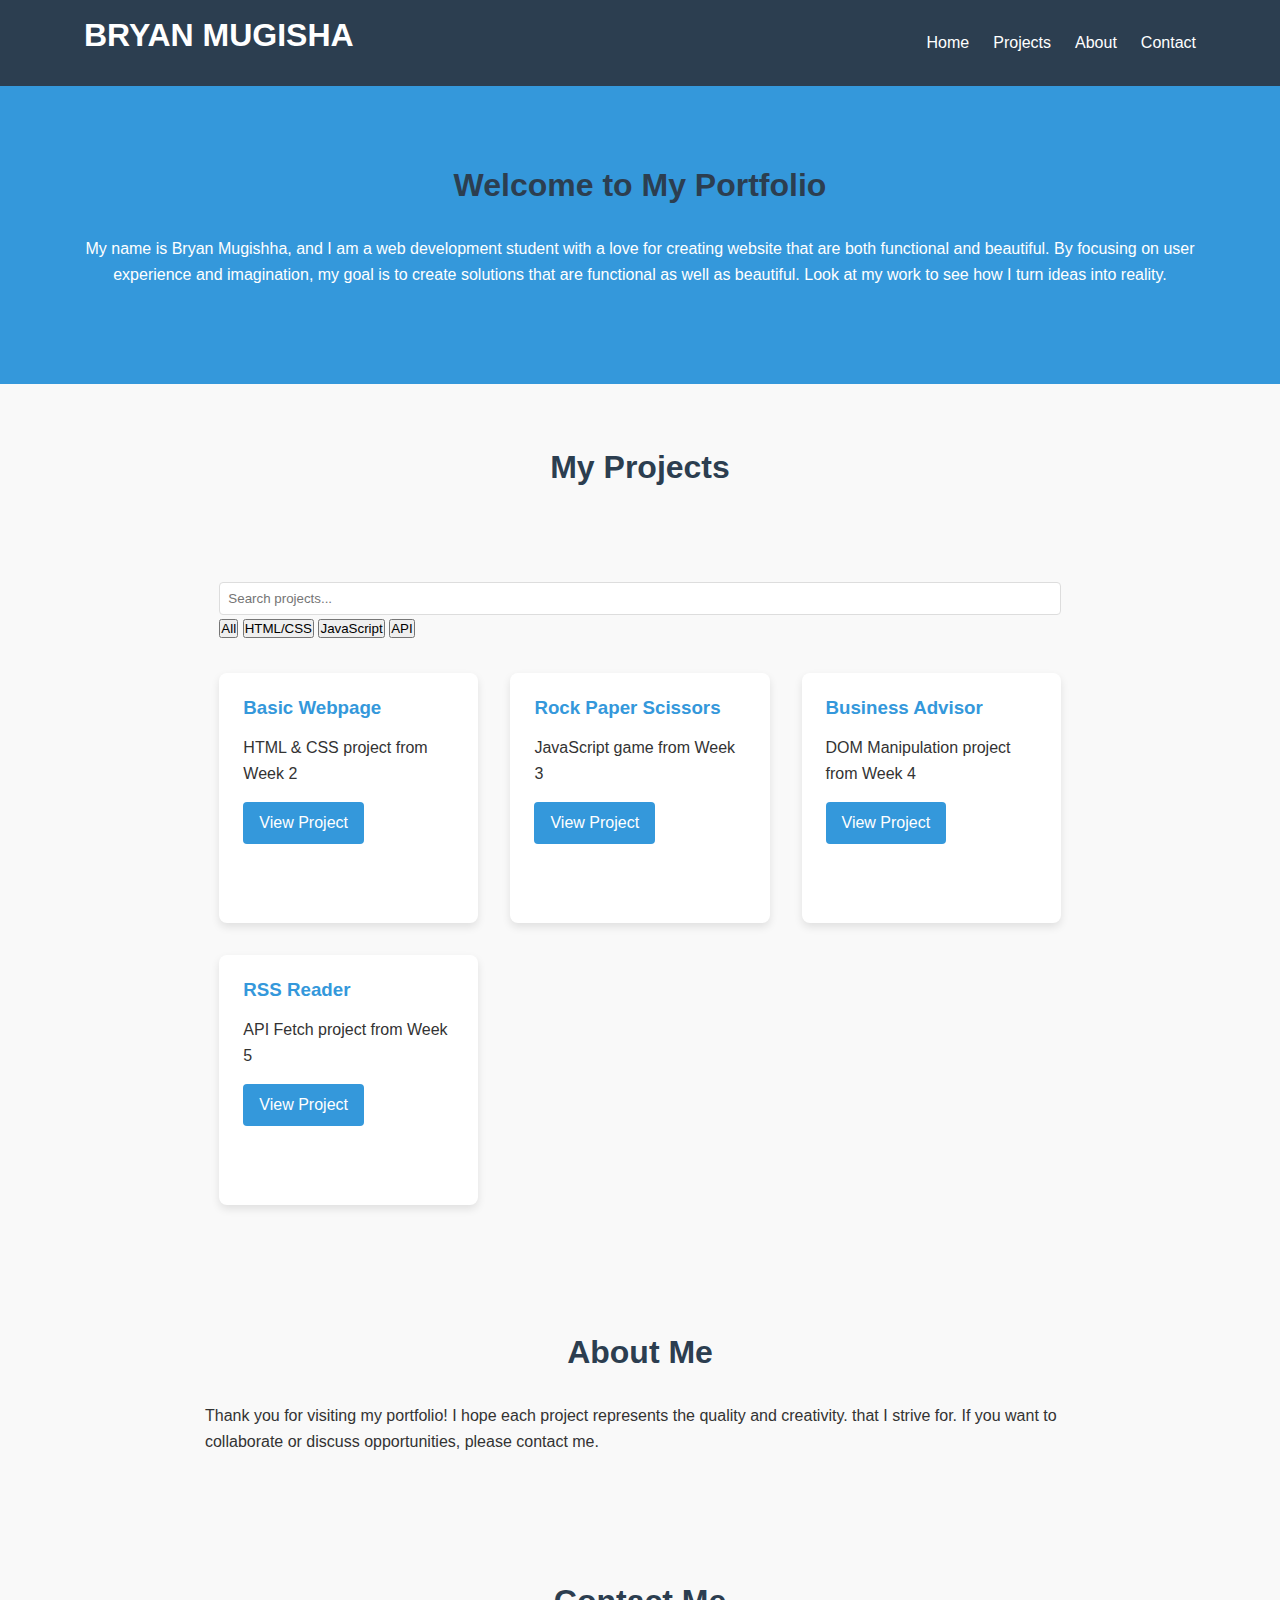
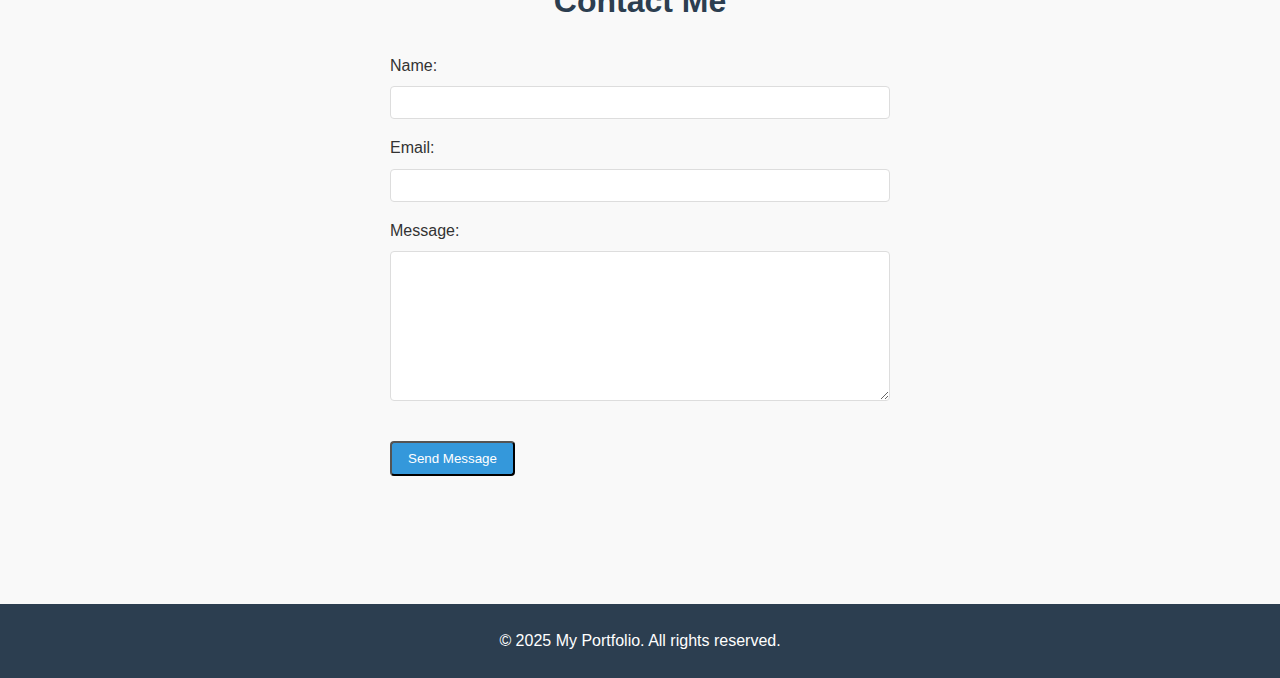
<file: index.html>
<!DOCTYPE html>
<html lang="en">
<head>
    <meta charset="UTF-8">
    <meta name="viewport" content="width=device-width, initial-scale=1.0">
    <title>My Portfolio</title>
    <link rel="stylesheet" href="styles.css">
</head>
<body>
    <header role="banner">
        <div class="container">
            <h1>BRYAN MUGISHA</h1>
            <button class="nav-toggle" aria-expanded="false" aria-label="Menu">
                <span class="hamburger"></span>
            </button>
            <nav role="navigation" aria-label="Main navigation">
                <ul>
                    <li><a href="#home">Home</a></li>
                    <li><a href="#projects">Projects</a></li>
                    <li><a href="#about">About</a></li>
                    <li><a href="#contact">Contact</a></li>
                </ul>
            </nav>
        </div>
    </header>

    <main role="main">
        <section id="home" class="hero">
            <div class="container">
                <h2>Welcome to My Portfolio</h2>
                <p>My name is Bryan Mugishha, and I am a web development student with a love for creating website that are both functional and beautiful. By focusing on user experience and imagination, my goal is to create solutions that are functional as well as beautiful. Look at my work to see how I turn ideas into reality.</p>
            </div>
        </section>

        <section id="projects" class="projects">
            <div class="container">
                <h2>My Projects</h2>
                <section id="projects" class="projects">
                    <div class="container">

                        <!-- ADDED SEARCH BAR HERE -->
                        <div class="search-container">
                            <div class="search-bar">
                                <i class="fas fa-search"></i>
                                <input type="text" id="project-search" placeholder="Search projects...">
                            </div>
                            <div class="filter-tags">
                                <button class="tag active" data-filter="all">All</button>
                                <button class="tag" data-filter="html">HTML/CSS</button>
                                <button class="tag" data-filter="js">JavaScript</button>
                                <button class="tag" data-filter="api">API</button>
                            </div>
                        </div>
                <div class="project-grid">
                    <article class="project-card">
                        <h3>Basic Webpage</h3>
                        <p>HTML & CSS project from Week 2</p>
                        <a href="file:///C:/Users/MUGISHA%20BRYAN/Documents/Business%20web/Business-website-portfolio-1/Projects/Project%201.html#" class="btn">View Project</a>
                    </article>
                    
                    <article class="project-card">
                        <h3>Rock Paper Scissors</h3>
                        <p>JavaScript game from Week 3</p>
                        <a href="file:///C:/Users/MUGISHA%20BRYAN/Documents/Business%20web/Business-website-portfolio-1/Projects/Project%202.html" class="btn">View Project</a>
                    </article>
                    
                    <article class="project-card">
                        <h3>Business Advisor</h3>
                        <p>DOM Manipulation project from Week 4</p>
                        <a href="file:///C:/Users/MUGISHA%20BRYAN/Documents/Business%20web/Business-website-portfolio-1/Projects/flatland/index.html" class="btn">View Project</a>
                    </article>
                    
                    <article class="project-card">
                        <h3>RSS Reader</h3>
                        <p>API Fetch project from Week 5</p>
                        <a href="projects/rss-reader.html" class="btn">View Project</a>
                    </article>
                </div>
            </div>
        </section>

        <section id="about" class="about">
            <div class="container">
                <h2>About Me</h2>
                <p>Thank you for visiting my portfolio! I hope each project represents the quality and creativity. that I strive for. If you want to collaborate or discuss opportunities, please contact me.</p>
            </div>
        </section>

        <section id="contact" class="contact">
            <div class="container">
                <h2>Contact Me</h2>
                <form id="contact-form">
                    <div class="form-group">
                        <label for="name">Name:</label>
                        <input type="text" id="name" name="name" required>
                    </div>
                    <div class="form-group">
                        <label for="email">Email:</label>
                        <input type="email" id="email" name="email" required>
                    </div>
                    <div class="form-group">
                        <label for="message">Message:</label>
                        <textarea id="message" name="message" required></textarea>
                    </div>
                    <button type="submit" class="btn">Send Message</button>
                </form>
            </div>
        </section>
    </main>

    <footer role="contentinfo">
        <div class="container">
            <p>&copy; 2025 My Portfolio. All rights reserved.</p>
        </div>
    </footer>

    <script src="script.js"></script>
</body>
</html>
</file>
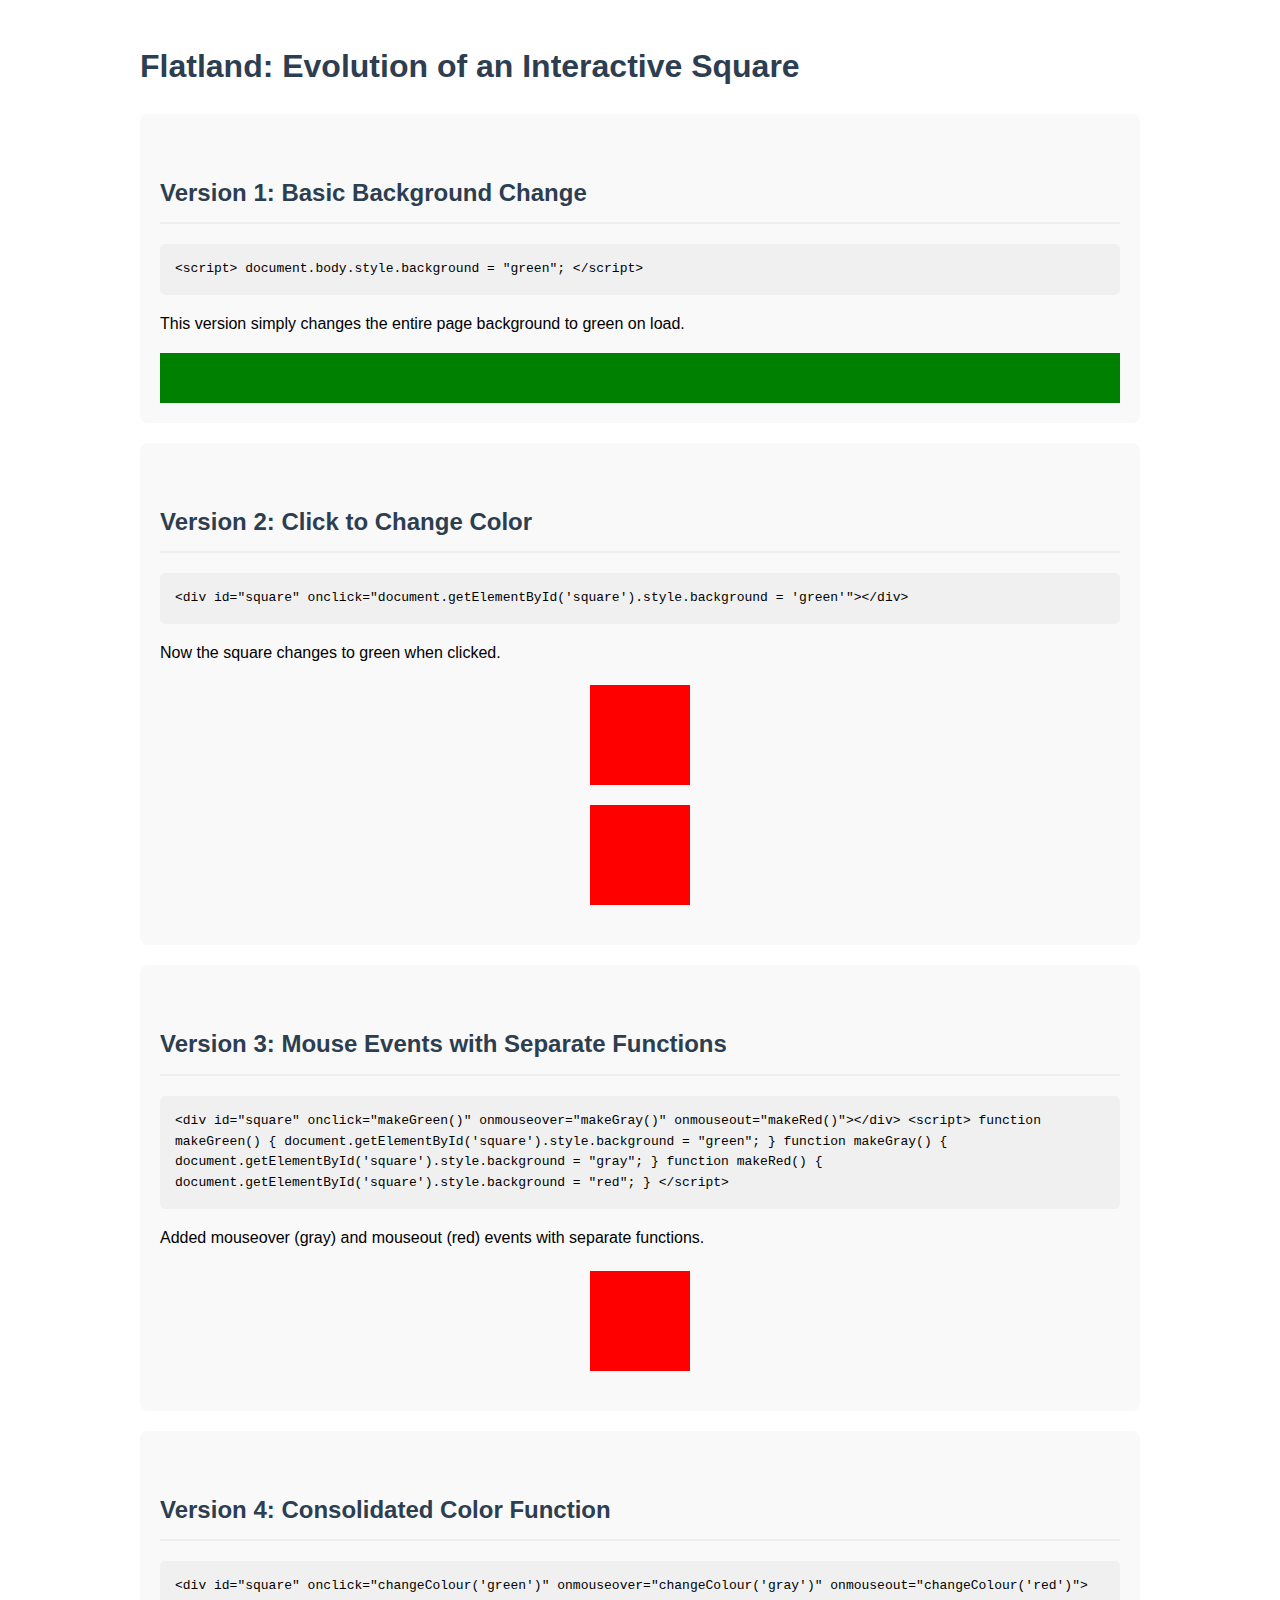
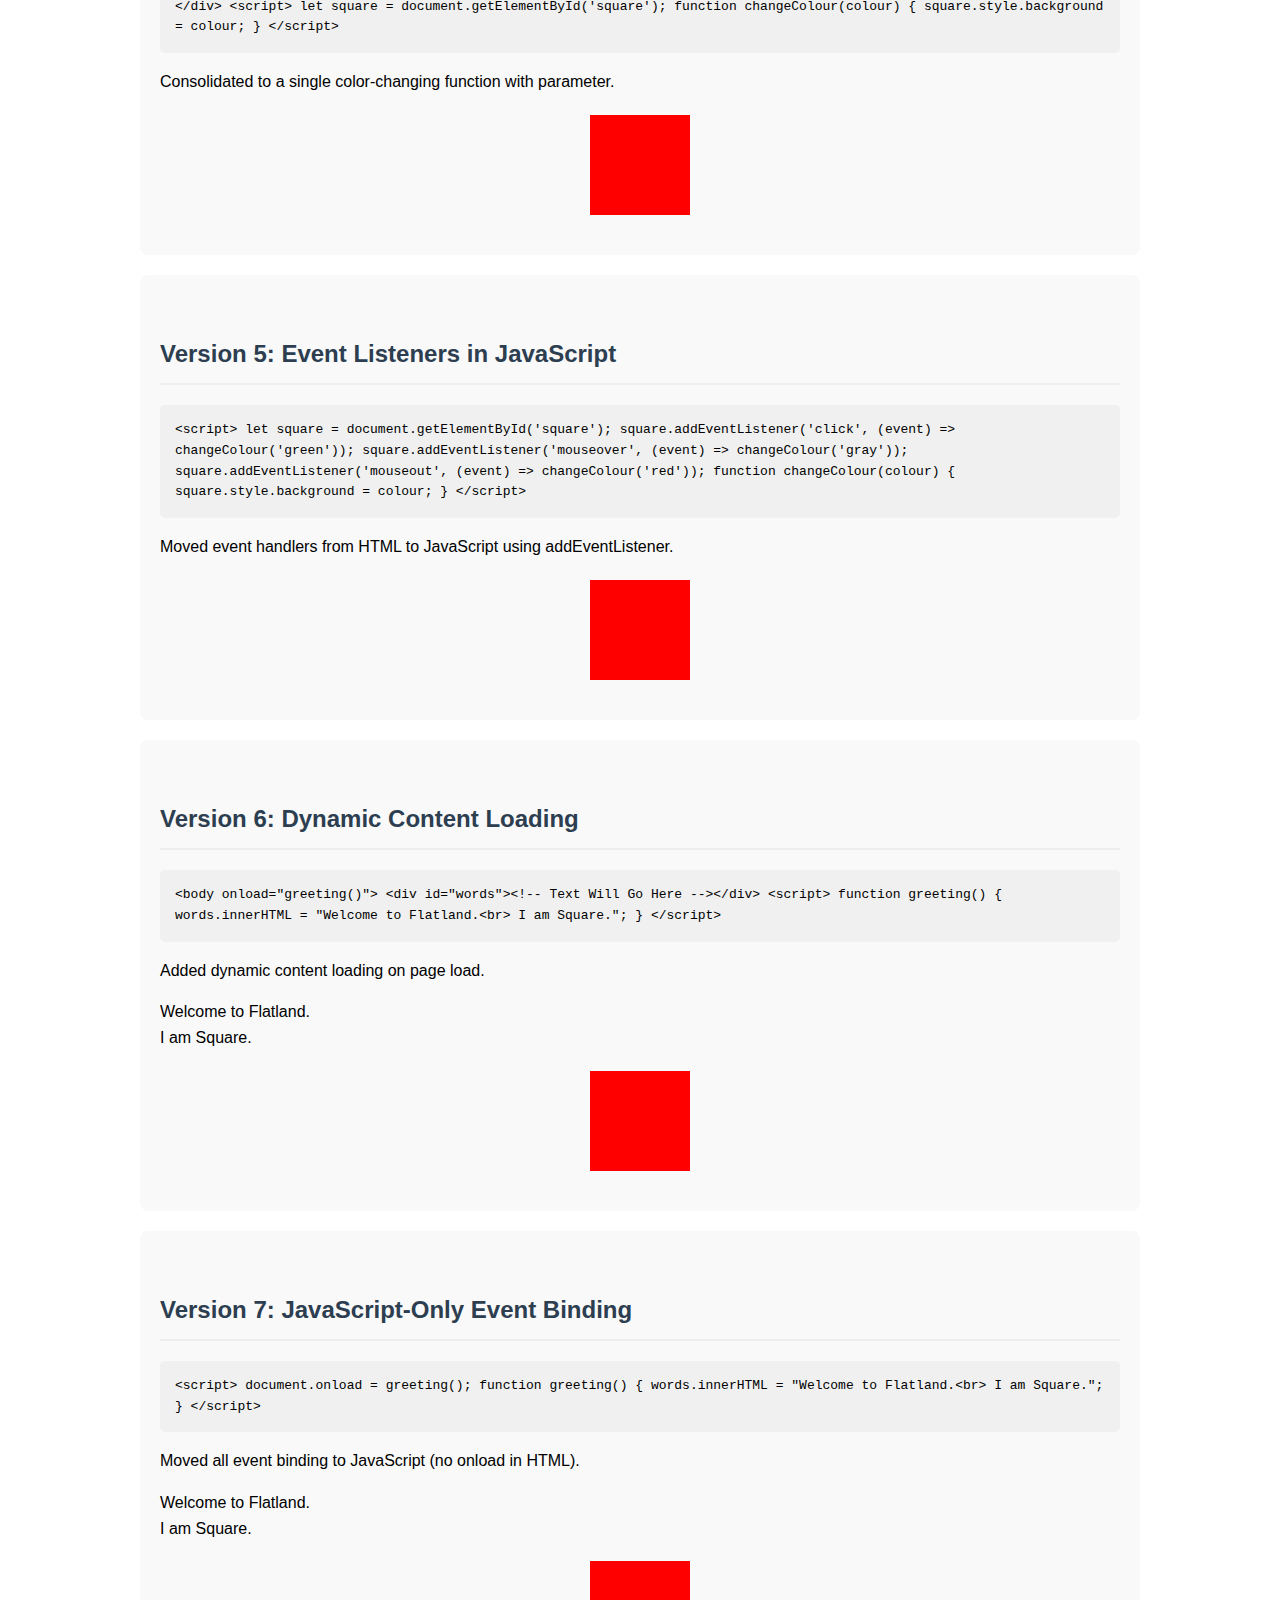
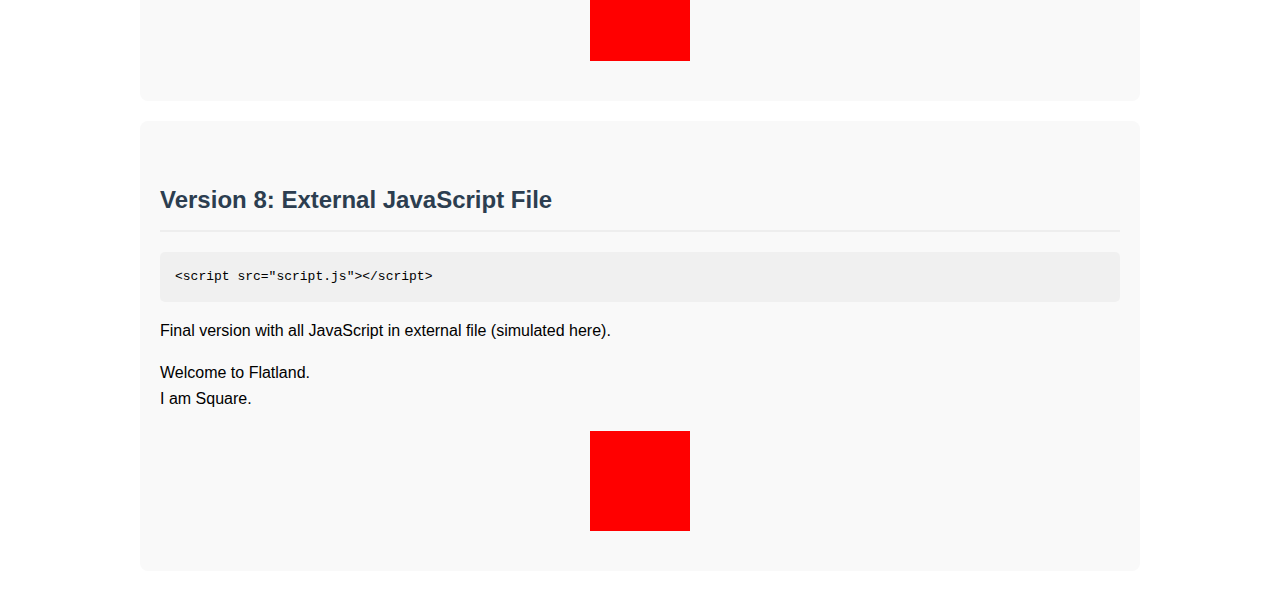
<file: Projects/flatland/index.html>
<!DOCTYPE html>
<html lang="en">
<head>
    <meta charset="UTF-8">
    <title>Flatland Evolution</title>
    <meta name="author" content="Michael Borck">
    <meta name="description" content="Evolution of the Flatland interactive square">
    <style>
        body {
            font-family: 'Segoe UI', Tahoma, Geneva, Verdana, sans-serif;
            line-height: 1.6;
            max-width: 1000px;
            margin: 0 auto;
            padding: 20px;
        }
        h1, h2 {
            color: #2c3e50;
        }
        h2 {
            margin-top: 40px;
            padding-bottom: 10px;
            border-bottom: 2px solid #eee;
        }
        .version-container {
            margin: 20px 0;
            padding: 20px;
            background-color: #f9f9f9;
            border-radius: 8px;
        }
        #square, .square {
            width: 100px;
            height: 100px;
            margin: 20px auto;
            background-color: red;
            cursor: pointer;
        }
        .code {
            background-color: #f0f0f0;
            padding: 15px;
            border-radius: 5px;
            overflow-x: auto;
            font-family: monospace;
        }
    </style>
</head>
<body>
    <h1>Flatland: Evolution of an Interactive Square</h1>
    
    <!-- Version 1 -->
    <div class="version-container">
        <h2>Version 1: Basic Background Change</h2>
        <div class="code">
            &lt;script&gt;
                document.body.style.background = "green";
            &lt;/script&gt;
        </div>
        <p>This version simply changes the entire page background to green on load.</p>
        <script>
            // Version 1 behavior
            document.addEventListener('DOMContentLoaded', function() {
                document.querySelector('#version1').style.background = "green";
            });
        </script>
        <div id="version1" style="width:100%; height:50px; background:red;"></div>
    </div>
    
    <!-- Version 2 -->
    <div class="version-container">
        <h2>Version 2: Click to Change Color</h2>
        <div class="code">
            &lt;div id="square" onclick="document.getElementById('square').style.background = 'green'"&gt;&lt;/div&gt;
        </div>
        <p>Now the square changes to green when clicked.</p>
        <div class="square" onclick="document.getElementById('version2').style.background = 'green'"></div>
        <div id="version2" class="square"></div>
    </div>
    
    <!-- Version 3 -->
    <div class="version-container">
        <h2>Version 3: Mouse Events with Separate Functions</h2>
        <div class="code">
            &lt;div id="square" onclick="makeGreen()" onmouseover="makeGray()" onmouseout="makeRed()"&gt;&lt;/div&gt;
            
            &lt;script&gt;
                function makeGreen() {
                    document.getElementById('square').style.background = "green";
                }
                function makeGray() {
                    document.getElementById('square').style.background = "gray";
                }
                function makeRed() {
                    document.getElementById('square').style.background = "red";
                }
            &lt;/script&gt;
        </div>
        <p>Added mouseover (gray) and mouseout (red) events with separate functions.</p>
        <div id="version3" class="square" 
             onclick="makeGreenV3()" 
             onmouseover="makeGrayV3()" 
             onmouseout="makeRedV3()"></div>
        <script>
            function makeGreenV3() { document.getElementById('version3').style.background = "green"; }
            function makeGrayV3() { document.getElementById('version3').style.background = "gray"; }
            function makeRedV3() { document.getElementById('version3').style.background = "red"; }
        </script>
    </div>
    
    <!-- Version 4 -->
    <div class="version-container">
        <h2>Version 4: Consolidated Color Function</h2>
        <div class="code">
            &lt;div id="square" onclick="changeColour('green')" onmouseover="changeColour('gray')" onmouseout="changeColour('red')"&gt;&lt;/div&gt;
            
            &lt;script&gt;
                let square = document.getElementById('square');
                
                function changeColour(colour) {
                    square.style.background = colour;
                }
            &lt;/script&gt;
        </div>
        <p>Consolidated to a single color-changing function with parameter.</p>
        <div id="version4" class="square" 
             onclick="changeColourV4('green')" 
             onmouseover="changeColourV4('gray')" 
             onmouseout="changeColourV4('red')"></div>
        <script>
            let squareV4 = document.getElementById('version4');
            function changeColourV4(colour) {
                squareV4.style.background = colour;
            }
        </script>
    </div>
    
    <!-- Version 5 -->
    <div class="version-container">
        <h2>Version 5: Event Listeners in JavaScript</h2>
        <div class="code">
            &lt;script&gt;
                let square = document.getElementById('square');
                
                square.addEventListener('click', (event) => changeColour('green'));
                square.addEventListener('mouseover', (event) => changeColour('gray'));
                square.addEventListener('mouseout', (event) => changeColour('red'));
                
                function changeColour(colour) {
                    square.style.background = colour;
                }
            &lt;/script&gt;
        </div>
        <p>Moved event handlers from HTML to JavaScript using addEventListener.</p>
        <div id="version5" class="square"></div>
        <script>
            document.addEventListener('DOMContentLoaded', function() {
                let squareV5 = document.getElementById('version5');
                
                squareV5.addEventListener('click', (event) => changeColourV5('green'));
                squareV5.addEventListener('mouseover', (event) => changeColourV5('gray'));
                squareV5.addEventListener('mouseout', (event) => changeColourV5('red'));
                
                function changeColourV5(colour) {
                    squareV5.style.background = colour;
                }
            });
        </script>
    </div>
    
    <!-- Version 6 -->
    <div class="version-container">
        <h2>Version 6: Dynamic Content Loading</h2>
        <div class="code">
            &lt;body onload="greeting()"&gt;
                &lt;div id="words"&gt;&lt;!-- Text Will Go Here --&gt;&lt;/div&gt;
                
            &lt;script&gt;
                function greeting() {
                    words.innerHTML = "Welcome to Flatland.&lt;br&gt; I am Square.";
                }
            &lt;/script&gt;
        </div>
        <p>Added dynamic content loading on page load.</p>
        <div id="version6-words"></div>
        <div id="version6" class="square"></div>
        <script>
            document.addEventListener('DOMContentLoaded', function() {
                let squareV6 = document.getElementById('version6');
                let wordsV6 = document.getElementById('version6-words');
                
                squareV6.addEventListener('click', (event) => changeColourV6('green'));
                squareV6.addEventListener('mouseover', (event) => changeColourV6('gray'));
                squareV6.addEventListener('mouseout', (event) => changeColourV6('red'));
                
                function changeColourV6(colour) {
                    squareV6.style.background = colour;
                }
                
                // Dynamic content
                wordsV6.innerHTML = "Welcome to Flatland.<br>I am Square.";
            });
        </script>
    </div>
    
    <!-- Version 7 -->
    <div class="version-container">
        <h2>Version 7: JavaScript-Only Event Binding</h2>
        <div class="code">
            &lt;script&gt;
                document.onload = greeting();
                
                function greeting() {
                    words.innerHTML = "Welcome to Flatland.&lt;br&gt; I am Square.";
                }
            &lt;/script&gt;
        </div>
        <p>Moved all event binding to JavaScript (no onload in HTML).</p>
        <div id="version7-words"></div>
        <div id="version7" class="square"></div>
        <script>
            document.addEventListener('DOMContentLoaded', function() {
                let squareV7 = document.getElementById('version7');
                let wordsV7 = document.getElementById('version7-words');
                
                squareV7.addEventListener('click', (event) => changeColourV7('green'));
                squareV7.addEventListener('mouseover', (event) => changeColourV7('gray'));
                squareV7.addEventListener('mouseout', (event) => changeColourV7('red'));
                
                function changeColourV7(colour) {
                    squareV7.style.background = colour;
                }
                
                // Dynamic content
                wordsV7.innerHTML = "Welcome to Flatland.<br>I am Square.";
                console.log("Welcome to Flatland. I am Square.");
            });
        </script>
    </div>
    
    <!-- Version 8 -->
    <div class="version-container">
        <h2>Version 8: External JavaScript File</h2>
        <div class="code">
            &lt;script src="script.js"&gt;&lt;/script&gt;
        </div>
        <p>Final version with all JavaScript in external file (simulated here).</p>
        <div id="version8-words"></div>
        <div id="version8" class="square"></div>
        <script>
            // This would normally be in script.js
            document.addEventListener('DOMContentLoaded', function() {
                let squareV8 = document.getElementById('version8');
                let wordsV8 = document.getElementById('version8-words');
                
                squareV8.addEventListener('click', (event) => changeColourV8('green'));
                squareV8.addEventListener('mouseover', (event) => changeColourV8('gray'));
                squareV8.addEventListener('mouseout', (event) => changeColourV8('red'));
                
                function changeColourV8(colour) {
                    squareV8.style.background = colour;
                }
                
                // Dynamic content
                wordsV8.innerHTML = "Welcome to Flatland.<br>I am Square.";
            });
        </script>
    </div>
</body>
</html>
</file>
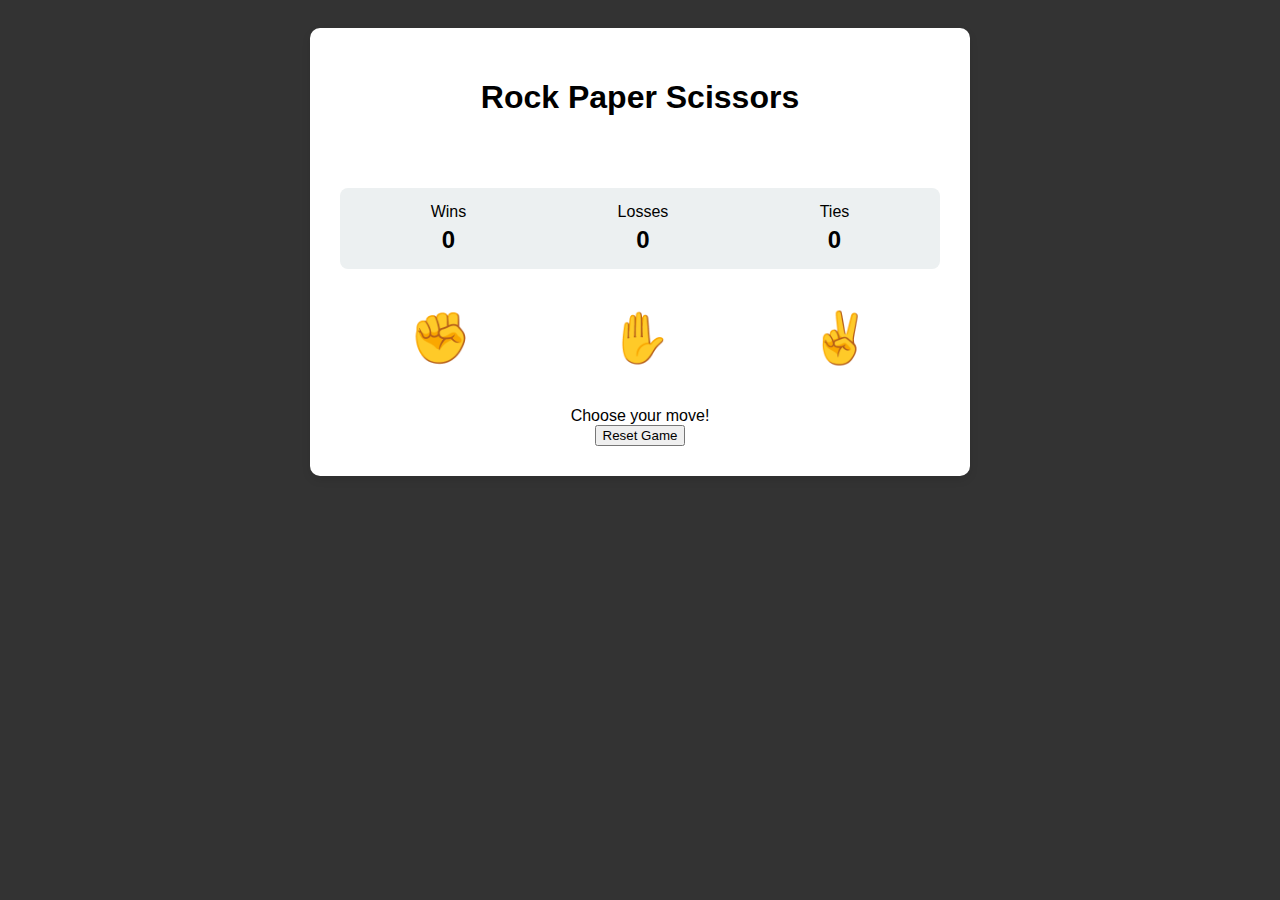
<file: Projects/Project 2.html>
<!DOCTYPE html>
<html lang="en">
<head>
    <meta charset="UTF-8">
    <meta name="viewport" content="width=device-width, initial-scale=1.0">
    <title>Rock Paper Scissors (Error-Protected)</title>
    <style>
        body {
            font-family: 'Segoe UI', Tahoma, Geneva, Verdana, sans-serif;
            text-align: center;
            background-color: #333;
            padding: 20px;
        }
        
        .game-container {
            max-width: 600px;
            margin: 0 auto;
            background-color: white;
            padding: 30px;
            border-radius: 10px;
            box-shadow: 0 4px 8px rgba(0,0,0,0.1);
        }
        
        .choices {
            display: flex;
            justify-content: space-around;
            margin: 30px 0;
        }
        
        .choice {
            font-size: 50px;
            background: none;
            border: none;
            cursor: pointer;
            transition: transform 0.2s;
            padding: 10px;
            border-radius: 50%;
        }
        
        .choice:hover {
            transform: scale(1.1);
            background-color: #f0f0f0;
        }
        
        .scoreboard {
            display: flex;
            justify-content: space-around;
            margin: 30px 0;
            background-color: #ecf0f1;
            padding: 15px;
            border-radius: 8px;
        }
        
        .score {
            display: flex;
            flex-direction: column;
            align-items: center;
        }
        
        .score-value {
            font-size: 24px;
            font-weight: bold;
            margin-top: 5px;
            transition: all 0.3s;
        }
        
        .error-message {
            color: #e74c3c;
            margin: 10px 0;
            min-height: 20px;
        }
        
        .win { color: #27ae60; animation: pulse 0.5s; }
        .lose { color: #e74c3c; animation: shake 0.5s; }
        .tie { color: #f39c12; }
        .score-update { animation: bounce 0.5s; color: #3498db; }
        
        @keyframes pulse {
            0% { transform: scale(1); }
            50% { transform: scale(1.1); }
            100% { transform: scale(1); }
        }
        
        @keyframes shake {
            0%, 100% { transform: translateX(0); }
            25% { transform: translateX(-5px); }
            75% { transform: translateX(5px); }
        }
        
        @keyframes bounce {
            0%, 100% { transform: translateY(0); }
            50% { transform: translateY(-10px); }
        }
    </style>
</head>
<body>
    <div class="game-container">
        <h1>Rock Paper Scissors</h1>
        <div id="error" class="error-message"></div>
        
        <div class="scoreboard">
    <div class="score">
        <span class="score-label">Wins</span>
        <span id="wins" class="score-value">0</span>
    </div>
    <div class="score">
        <span class="score-label">Losses</span>
        <span id="losses" class="score-value">0</span>
    </div>
    <div class="score">
        <span class="score-label">Ties</span>
        <span id="ties" class="score-value">0</span>
    </div>
</div>
        
        <div class="choices">
            <button class="choice" data-choice="rock">✊</button>
            <button class="choice" data-choice="paper">✋</button>
            <button class="choice" data-choice="scissors">✌️</button>
        </div>
        
        <div id="result">Choose your move!</div>
        <button id="reset">Reset Game</button>
    </div>

    <script>
        // Error handling wrapper
        function handleErrors() {
            try {
                // DOM elements
                const errorEl = document.getElementById('error');
                const choices = document.querySelectorAll('.choice');
                const resultEl = document.getElementById('result');
                const resetBtn = document.getElementById('reset');
                const winsEl = document.getElementById('wins');
                const lossesEl = document.getElementById('losses');
                const tiesEl = document.getElementById('ties');
                
                // Validate DOM elements exist
                if (!errorEl || !choices.length || !resultEl || !resetBtn || !winsEl || !lossesEl || !tiesEl) {
                    throw new Error('Critical DOM elements missing');
                }
                
                // Game state with default values
                let scores = {
                    wins: 0,
                    losses: 0,
                    ties: 0
                };
                
                // Initialize game
                function init() {
                    try {
                        // Load scores from localStorage if available
                        const savedScores = localStorage.getItem('rps-scores');
                        if (savedScores) {
                            scores = validateScores(JSON.parse(savedScores));
                        }
                        updateScoreboard();
                        
                        // Set up event listeners
                        choices.forEach(choice => {
                            choice.addEventListener('click', playGame);
                        });
                        
                        resetBtn.addEventListener('click', resetGame);
                        
                    } catch (e) {
                        logError('Initialization failed', e);
                        resetGame(); // Fallback to default state
                    }
                }
                
                // Main game function
                function playGame(e) {
                    try {
                        clearError();
                        const playerChoice = validateChoice(e.target.dataset.choice);
                        const computerChoice = getComputerChoice();
                        const winner = determineWinner(playerChoice, computerChoice);
                        
                        updateGameState(winner, playerChoice, computerChoice);
                        
                    } catch (e) {
                        logError('Game play error', e);
                    }
                }
                
                // Validate scores from storage
                function validateScores(savedScores) {
                    if (!savedScores || 
                        typeof savedScores.wins !== 'number' || 
                        typeof savedScores.losses !== 'number' || 
                        typeof savedScores.ties !== 'number') {
                        throw new Error('Invalid saved scores format');
                    }
                    return {
                        wins: Math.max(0, savedScores.wins),
                        losses: Math.max(0, savedScores.losses),
                        ties: Math.max(0, savedScores.ties)
                    };
                }
                
                // Validate player choice
                function validateChoice(choice) {
                    const validChoices = ['rock', 'paper', 'scissors'];
                    if (!validChoices.includes(choice)) {
                        throw new Error(`Invalid choice: ${choice}`);
                    }
                    return choice;
                }
                
                // Get computer's random choice
                function getComputerChoice() {
                    const choices = ['rock', 'paper', 'scissors'];
                    const randomIndex = Math.floor(Math.random() * 3);
                    return choices[randomIndex];
                }
                
                // Determine the winner
                function determineWinner(player, computer) {
                    if (player === computer) return 'tie';
                    
                    if (
                        (player === 'rock' && computer === 'scissors') ||
                        (player === 'paper' && computer === 'rock') ||
                        (player === 'scissors' && computer === 'paper')
                    ) {
                        return 'player';
                    }
                    return 'computer';
                }
                
                // Update game state
                function updateGameState(winner, playerChoice, computerChoice) {
                    try {
                        // Update scores
                        if (winner === 'player') {
                            scores.wins++;
                            resultEl.textContent = `You win! ${getEmoji(playerChoice)} beats ${getEmoji(computerChoice)}`;
                            resultEl.className = 'win';
                            winsEl.classList.add('score-update');
                        } else if (winner === 'computer') {
                            scores.losses++;
                            resultEl.textContent = `You lose! ${getEmoji(computerChoice)} beats ${getEmoji(playerChoice)}`;
                            resultEl.className = 'lose';
                            lossesEl.classList.add('score-update');
                        } else {
                            scores.ties++;
                            resultEl.textContent = `It's a tie! Both chose ${getEmoji(playerChoice)}`;
                            resultEl.className = 'tie';
                            tiesEl.classList.add('score-update');
                        }
                        
                        updateScoreboard();
                        saveScores();
                        
                        // Remove animation class after it completes
                        setTimeout(() => {
                            winsEl.classList.remove('score-update');
                            lossesEl.classList.remove('score-update');
                            tiesEl.classList.remove('score-update');
                        }, 500);
                        
                    } catch (e) {
                        logError('State update failed', e);
                    }
                }
                
                // Update scoreboard display
                function updateScoreboard() {
                    winsEl.textContent = scores.wins;
                    lossesEl.textContent = scores.losses;
                    tiesEl.textContent = scores.ties;
                }
                
                // Reset game state
                function resetGame() {
                    try {
                        scores = {
                            wins: 0,
                            losses: 0,
                            ties: 0
                        };
                        updateScoreboard();
                        resultEl.textContent = 'Choose your move!';
                        resultEl.className = '';
                        localStorage.removeItem('rps-scores');
                        clearError();
                    } catch (e) {
                        logError('Reset failed', e);
                    }
                }
                
                // Save scores to localStorage
                function saveScores() {
                    try {
                        localStorage.setItem('rps-scores', JSON.stringify(scores));
                    } catch (e) {
                        logError('Failed to save scores', e);
                    }
                }
                
                // Get emoji for choice
                function getEmoji(choice) {
                    const emojis = {
                        rock: '✊',
                        paper: '✋',
                        scissors: '✌️'
                    };
                    return emojis[choice] || choice;
                }
                
                // Error logging
                function logError(message, error) {
                    console.error(message, error);
                    errorEl.textContent = `Error: ${message}. Please try again.`;
                    if (error instanceof Error) {
                        errorEl.textContent += ` (${error.message})`;
                    }
                }
                
                function clearError() {
                    errorEl.textContent = '';
                }
                
                // Initialize the game when DOM is loaded
                document.addEventListener('DOMContentLoaded', init);
                
            } catch (e) {
                console.error('Fatal error during game setup:', e);
                document.body.innerHTML = `
                    <div style="color: red; padding: 20px; text-align: center;">
                        <h1>Application Error</h1>
                        <p>Sorry, the game failed to load properly.</p>
                        <p>${e.message}</p>
                        <button onclick="window.location.reload()">Reload Game</button>
                    </div>
                `;
            }
        }
        
        // Start the game with error handling
        handleErrors();
    </script>
</body>
</html>
</file>
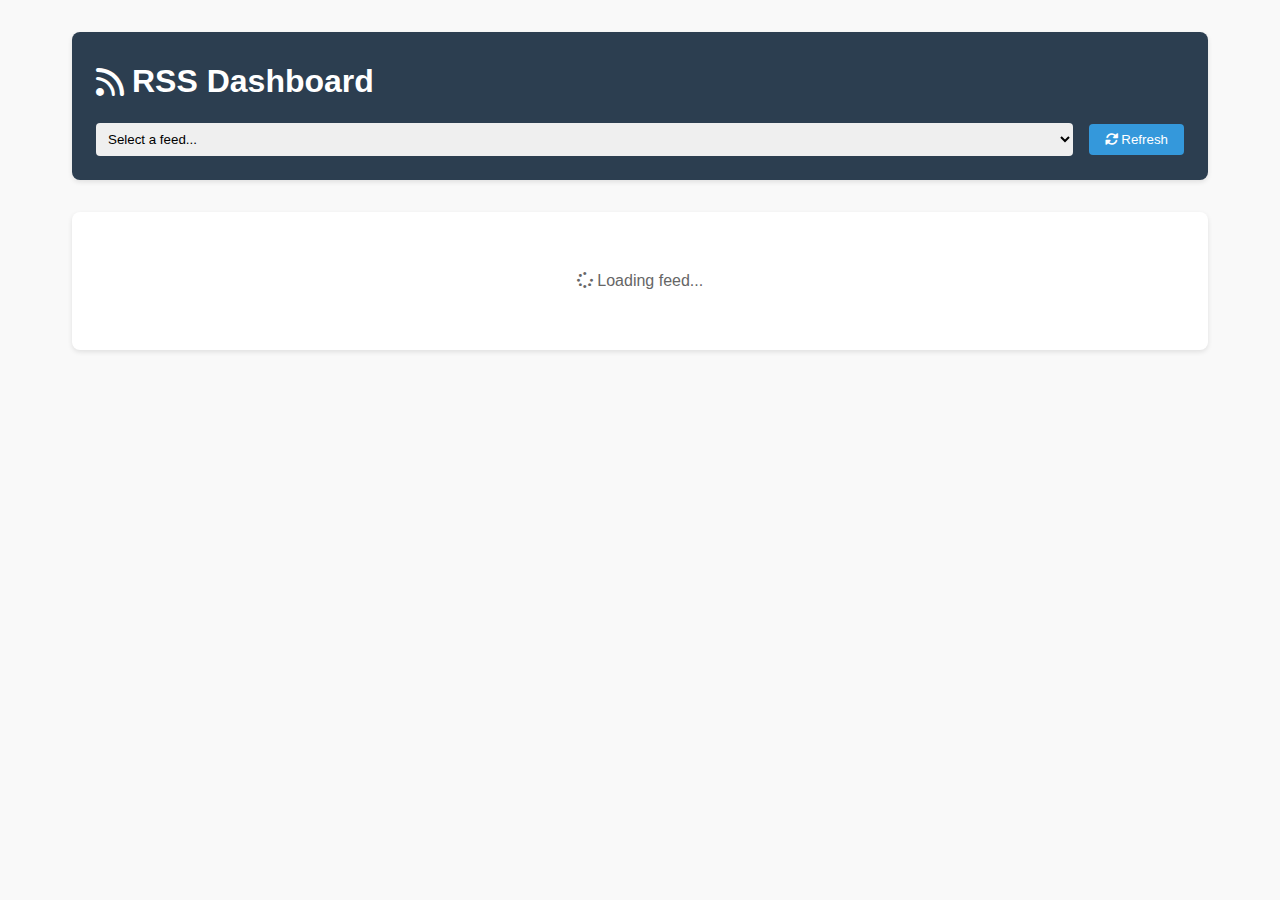
<file: Projects/Project 4.html>
<!DOCTYPE html>
<html lang="en">
<head>
    <meta charset="UTF-8">
    <meta name="viewport" content="width=device-width, initial-scale=1.0">
    <title>Advanced RSS Dashboard</title>
    <link rel="stylesheet" href="https://cdnjs.cloudflare.com/ajax/libs/font-awesome/6.0.0-beta3/css/all.min.css">
    <style>
        /* Reset and Base Styles */
        * {
            margin: 0;
            padding: 0;
            box-sizing: border-box;
            font-family: 'Segoe UI', Tahoma, Geneva, Verdana, sans-serif;
        }

        body {
            line-height: 1.6;
            color: #333;
            background-color: #f9f9f9;
        }

        /* Dashboard Container */
        .dashboard-container {
            max-width: 1200px;
            margin: 0 auto;
            padding: 2rem;
        }

        /* Dashboard Header */
        .dashboard-header {
            background-color: #2c3e50;
            color: white;
            padding: 1.5rem;
            border-radius: 8px;
            margin-bottom: 2rem;
            box-shadow: 0 2px 5px rgba(0,0,0,0.1);
        }

        .dashboard-header h1 {
            margin-bottom: 1rem;
            display: flex;
            align-items: center;
            gap: 0.5rem;
        }

        .feed-selector {
            display: flex;
            gap: 1rem;
            align-items: center;
        }

        #feed-select {
            padding: 0.5rem;
            border-radius: 4px;
            border: none;
            flex: 1;
        }

        #refresh-btn {
            background-color: #3498db;
            color: white;
            border: none;
            padding: 0.5rem 1rem;
            border-radius: 4px;
            cursor: pointer;
            transition: background-color 0.3s;
        }

        #refresh-btn:hover {
            background-color: #2980b9;
        }

        /* Dashboard Content */
        .dashboard-content {
            background-color: white;
            border-radius: 8px;
            padding: 1.5rem;
            box-shadow: 0 2px 5px rgba(0,0,0,0.1);
        }

        .loading-indicator {
            text-align: center;
            padding: 2rem;
            color: #666;
        }

        .error-message {
            color: #e74c3c;
            padding: 1rem;
            margin-bottom: 1rem;
            background-color: #fde8e8;
            border-radius: 4px;
            display: none;
        }

        .feed-container {
            display: grid;
            grid-template-columns: repeat(auto-fill, minmax(300px, 1fr));
            gap: 1.5rem;
        }

        .feed-item {
            background-color: #f8f9fa;
            border-radius: 8px;
            padding: 1rem;
            box-shadow: 0 1px 3px rgba(0,0,0,0.1);
        }

        .feed-item h3 {
            margin-bottom: 0.5rem;
            color: #2c3e50;
        }

        .feed-item p {
            color: #666;
            margin-bottom: 0.5rem;
        }

        .feed-item a {
            color: #3498db;
            text-decoration: none;
        }

        .feed-item a:hover {
            text-decoration: underline;
        }

        /* Responsive Design */
        @media (max-width: 768px) {
            .dashboard-container {
                padding: 1rem;
            }

            .feed-selector {
                flex-direction: column;
            }

            #feed-select {
                width: 100%;
            }

            #refresh-btn {
                width: 100%;
            }
        }
    </style>
</head>
<body>
    <div class="dashboard-container">
        <header class="dashboard-header">
            <h1><i class="fas fa-rss"></i> RSS Dashboard</h1>
            <div class="feed-selector">
                <select id="feed-select">
                    <option value="">Select a feed...</option>
                    <option value="https://hacks.mozilla.org/feed/">Mozilla Hacks</option>
                    <option value="http://feeds.bbci.co.uk/news/world/rss.xml">BBC World News</option>
                    <option value="https://techcrunch.com/feed/">TechCrunch</option>
                </select>
                <button id="refresh-btn"><i class="fas fa-sync-alt"></i> Refresh</button>
            </div>
        </header>

        <div class="dashboard-content">
            <div id="loading" class="loading-indicator">
                <i class="fas fa-spinner fa-spin"></i> Loading feed...
            </div>
            <div id="error-message" class="error-message"></div>
            <div id="feed-container" class="feed-container"></div>
        </div>
    </div>

    <script>
        document.addEventListener('DOMContentLoaded', function() {
            const feedSelect = document.getElementById('feed-select');
            const refreshBtn = document.getElementById('refresh-btn');
            const feedContainer = document.getElementById('feed-container');
            const loadingIndicator = document.getElementById('loading');
            const errorMessage = document.getElementById('error-message');

            // Function to fetch and parse RSS feed
            async function fetchFeed(url) {
                try {
                    loadingIndicator.style.display = 'block';
                    errorMessage.style.display = 'none';
                    feedContainer.innerHTML = '';

                    const response = await fetch(`https://api.rss2json.com/v1/api.json?rss_url=${encodeURIComponent(url)}`);
                    const data = await response.json();

                    if (data.status === 'ok') {
                        displayFeed(data.items);
                    } else {
                        throw new Error('Failed to fetch feed');
                    }
                } catch (error) {
                    errorMessage.textContent = 'Error loading feed. Please try again.';
                    errorMessage.style.display = 'block';
                } finally {
                    loadingIndicator.style.display = 'none';
                }
            }

            // Function to display feed items
            function displayFeed(items) {
                feedContainer.innerHTML = items.map(item => `
                    <div class="feed-item">
                        <h3>${item.title}</h3>
                        <p>${item.description}</p>
                        <a href="${item.link}" target="_blank">Read more</a>
                    </div>
                `).join('');
            }

            // Event listeners
            feedSelect.addEventListener('change', function() {
                if (this.value) {
                    fetchFeed(this.value);
                }
            });

            refreshBtn.addEventListener('click', function() {
                if (feedSelect.value) {
                    fetchFeed(feedSelect.value);
                }
            });
        });
    </script>
</body>
</html>
</file>
<file: styles.css>
/* Base Styles */
:root {
    --primary-color: #3498db;
    --secondary-color: #2c3e50;
    --light-color: #ecf0f1;
    --dark-color: #2c3e50;
    --success-color: #2ecc71;
}

* {
    box-sizing: border-box;
    margin: 0;
    padding: 0;
}

body {
    font-family: 'Segoe UI', Tahoma, Geneva, Verdana, sans-serif;
    line-height: 1.6;
    color: #333;
    background-color: #f9f9f9;
}

.container {
    width: 90%;
    max-width: 1200px;
    margin: 0 auto;
    padding: 0 20px;
}

/* Header & Navigation */
header {
    background-color: var(--secondary-color);
    color: white;
    padding: 1rem 0;
    position: fixed;
    width: 100%;
    top: 0;
    z-index: 1000;
}

header .container {
    display: flex;
    justify-content: space-between;
    align-items: center;
}

.nav-toggle {
    background: none;
    border: none;
    color: white;
    font-size: 1.5rem;
    cursor: pointer;
    display: none;
}

.hamburger {
    display: block;
    width: 25px;
    height: 3px;
    background: white;
    position: relative;
}

.hamburger::before,
.hamburger::after {
    content: '';
    position: absolute;
    width: 100%;
    height: 100%;
    background: white;
}

.hamburger::before {
    top: -8px;
}

.hamburger::after {
    bottom: -8px;
}

nav ul {
    display: flex;
    list-style: none;
}

nav li {
    margin-left: 1.5rem;
}

nav a {
    color: white;
    text-decoration: none;
    font-weight: 500;
    transition: color 0.3s;
}

nav a:hover {
    color: var(--primary-color);
}

/* Main Content */
main {
    margin-top: 70px;
}

section {
    padding: 4rem 0;
}

h1, h2, h3 {
    margin-bottom: 1rem;
    line-height: 1.2;
}

h2 {
    font-size: 2rem;
    color: var(--secondary-color);
    text-align: center;
    margin-bottom: 2rem;
}

.hero {
    background-color: var(--primary-color);
    color: white;
    text-align: center;
    padding: 6rem 0;
}

/* Projects Section */
.project-grid {
    display: grid;
    grid-template-columns: repeat(auto-fit, minmax(250px, 1fr));
    gap: 2rem;
    margin-top: 2rem;
}

.project-card {
    background: white;
    border-radius: 8px;
    box-shadow: 0 4px 6px rgba(0, 0, 0, 0.1);
    padding: 1.5rem;
    transition: transform 0.3s, box-shadow 0.3s;
}

.project-card:hover {
    transform: translateY(-5px);
    box-shadow: 0 6px 12px rgba(0, 0, 0, 0.15);
}

.project-card h3 {
    color: var(--primary-color);
}

.btn {
    display: inline-block;
    background: var(--primary-color);
    color: white;
    padding: 0.5rem 1rem;
    border-radius: 4px;
    text-decoration: none;
    margin-top: 1rem;
    transition: background 0.3s;
}

.btn:hover {
    background: var(--secondary-color);
}

/* Form Styles */
form {
    max-width: 500px;
    margin: 0 auto;
}

.form-group {
    margin-bottom: 1rem;
}

label {
    display: block;
    margin-bottom: 0.5rem;
}

input,
textarea {
    width: 100%;
    padding: 0.5rem;
    border: 1px solid #ddd;
    border-radius: 4px;
    font-family: inherit;
}

textarea {
    min-height: 150px;
    resize: vertical;
}

/* Footer */
footer {
    background: var(--dark-color);
    color: white;
    text-align: center;
    padding: 1.5rem 0;
}

/* Responsive Design */
@media (max-width: 768px) {
    .nav-toggle {
        display: block;
    }

    nav ul {
        position: fixed;
        top: 70px;
        left: 0;
        width: 100%;
        background: var(--secondary-color);
        flex-direction: column;
        align-items: center;
        padding: 1rem 0;
        clip-path: circle(0px at 90% -10%);
        transition: clip-path 0.5s ease-out;
    }

    nav ul.open {
        clip-path: circle(1000px at 90% -10%);
    }

    nav li {
        margin: 1rem 0;
    }

    .project-grid {
        grid-template-columns: 1fr;
    }

    /* ======================
   SEARCH BAR STYLES
   ====================== */
.search-container {
    margin: 2rem 0;
}

.search-bar {
    display: flex;
    align-items: center;
    background: #f1f3f5;
    border-radius: 25px;
    padding: 8px 15px;
    margin-bottom: 1rem;
    max-width: 500px;
}

.search-bar i {
    color: var(--primary-color);
    margin-right: 10px;
}

#project-search {
    border: none;
    background: transparent;
    outline: none;
    flex: 1;
    font-size: 16px;
}

.filter-tags {
    display: flex;
    gap: 8px;
    flex-wrap: wrap;
}

.tag {
    padding: 6px 12px;
    background: #e9ecef;
    border: none;
    border-radius: 15px;
    cursor: pointer;
    transition: all 0.3s;
}

.tag.active {
    background: var(--primary-color);
    color: white;
}

/* Make search bar full width on mobile */
@media (max-width: 600px) {
    .search-bar {
        width: 100%;
    }
}
}

#projects {
    padding: 4rem 1rem;
    max-width: 1200px;
    margin: 0 auto;
  }
  
  .projects-grid {
    display: grid;
    grid-template-columns: repeat(auto-fit, minmax(300px, 1fr));
    gap: 2rem;
    margin-top: 2rem;
  }
  
  .project-card {
    position: relative;
    border-radius: 8px;
    overflow: hidden;
    box-shadow: 0 4px 8px rgba(0,0,0,0.1);
    height: 250px;
  }
  
  .project-card img {
    width: 100%;
    height: 100%;
    object-fit: cover;
    transition: transform 0.3s ease;
  }
  
  .project-overlay {
    position: absolute;
    top: 0;
    left: 0;
    right: 0;
    bottom: 0;
    background: rgba(0,0,0,0.8);
    color: white;
    display: flex;
    flex-direction: column;
    justify-content: center;
    align-items: center;
    opacity: 0;
    transition: opacity 0.3s ease;
  }
  
  .project-card:hover .project-overlay {
    opacity: 1;
  }
  
  .project-card:hover img {
    transform: scale(1.05);
  }
  
  .project-link, .code-link {
    padding: 8px 16px;
    margin: 5px;
    border-radius: 4px;
    text-decoration: none;
    font-weight: bold;
  }
  
  .project-link {
    background: #3498db;
    color: white;
  }
  
  .code-link {
    background: #2ecc71;
    color: white;
  }
</file>
